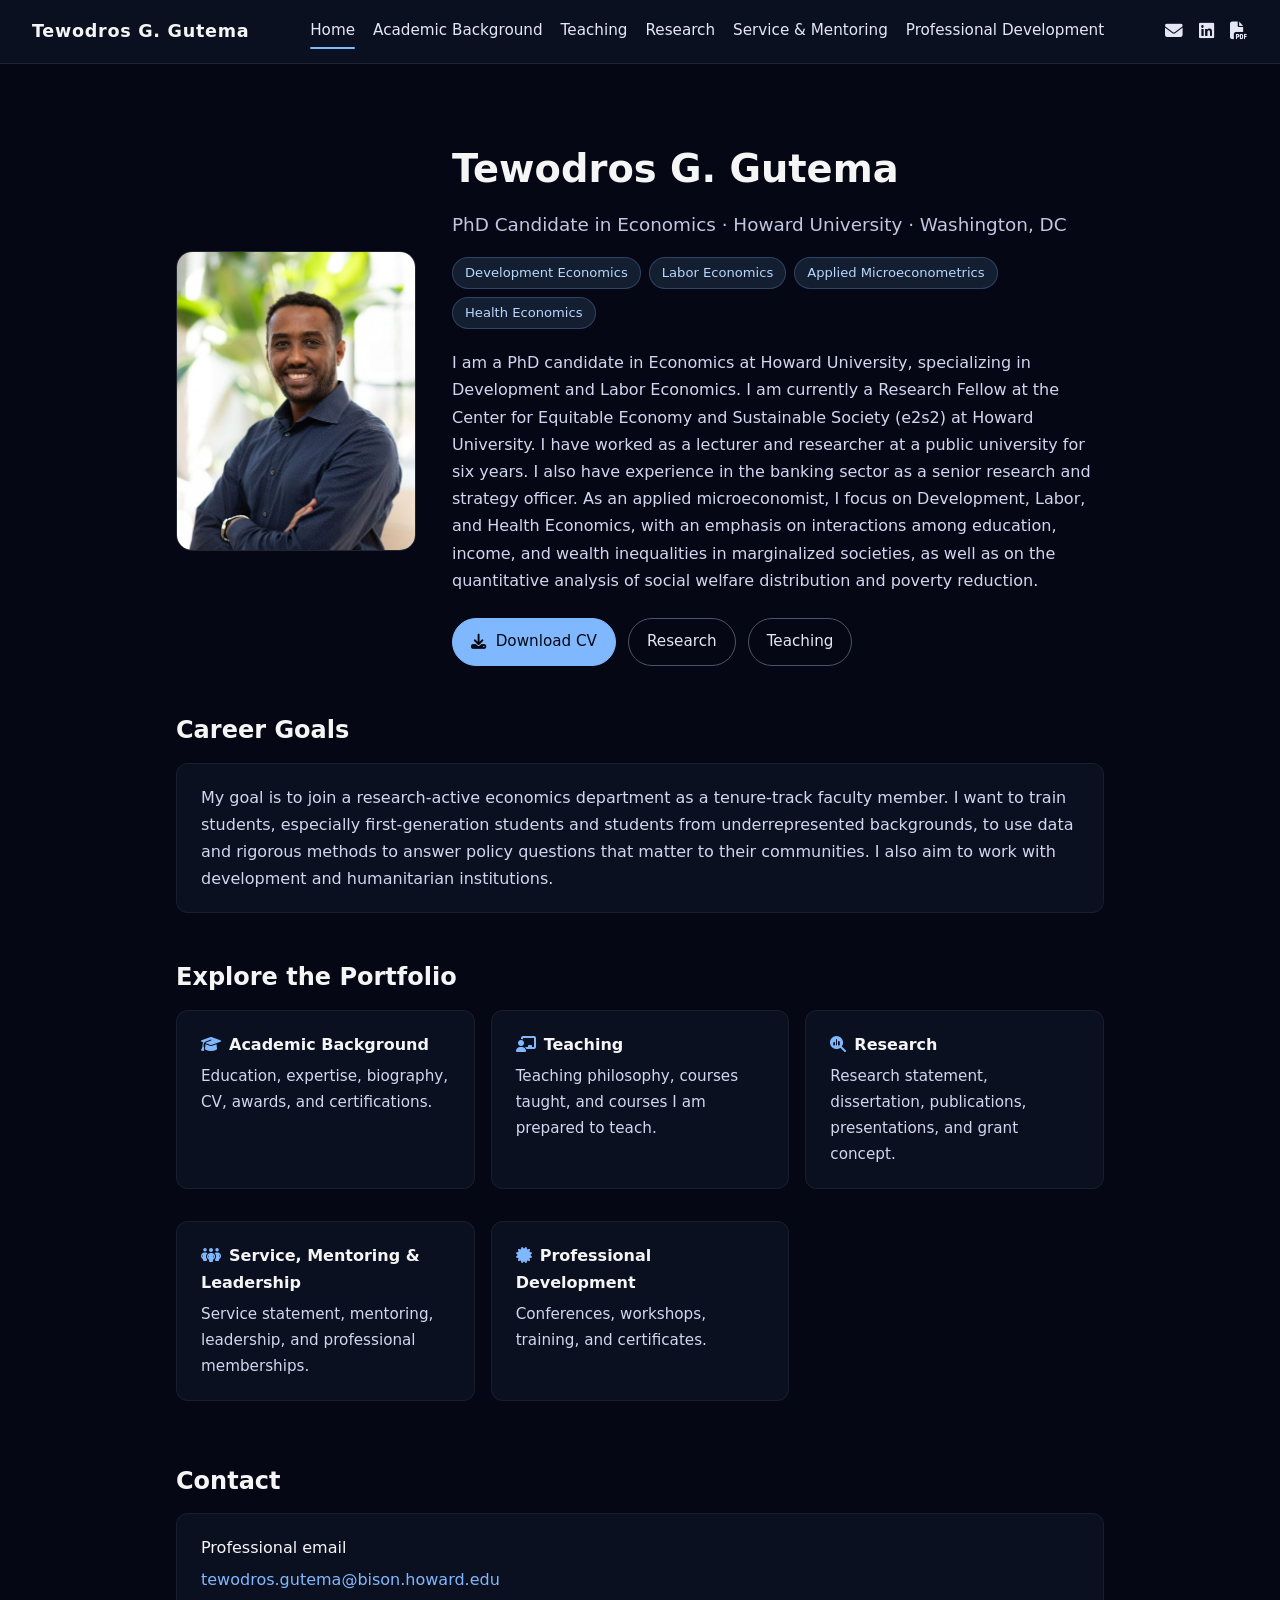
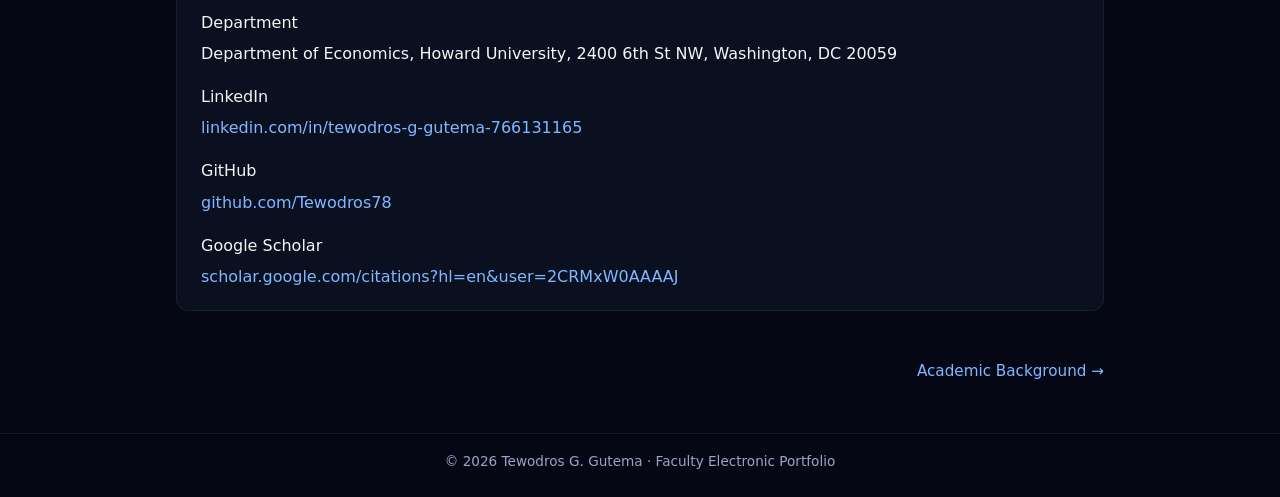
<file: index.html>
<!DOCTYPE html>
<html lang="en">
<head>
    <meta charset="UTF-8">
    <meta name="viewport" content="width=device-width, initial-scale=1.0">
    <title>Tewodros G. Gutema | Home</title>
    <meta name="description" content="Faculty electronic portfolio of Tewodros G. Gutema, PhD Candidate in Economics, Howard University.">
    <link rel="stylesheet" href="style.css">
    <link rel="stylesheet" href="https://cdnjs.cloudflare.com/ajax/libs/font-awesome/6.5.1/css/all.min.css">
</head>
<body>
<div class="page-wrapper">

    <nav class="navbar">
        <div class="nav-brand">Tewodros G. Gutema</div>
        <div class="nav-links">
            <a href="index.html" class="active">Home</a>
            <a href="background.html">Academic Background</a>
            <a href="teaching.html">Teaching</a>
            <a href="research.html">Research</a>
            <a href="service.html">Service & Mentoring</a>
            <a href="development.html">Professional Development</a>
        </div>
        <div class="nav-icons">
            <a href="mailto:tewodros.gutema@bison.howard.edu" title="Email"><i class="fa-solid fa-envelope"></i></a>
            <a href="https://www.linkedin.com/in/tewodros-g-gutema-766131165" target="_blank" title="LinkedIn"><i class="fa-brands fa-linkedin"></i></a>
            <a href="Tewodros_Gutema_CV.pdf" target="_blank" title="Download CV"><i class="fa-solid fa-file-pdf"></i></a>
        </div>
    </nav>

    <main class="main-content">

        <section class="hero">
            <div class="hero-grid">
                <img class="headshot" src="images/headshot.jpg" alt="Professional photograph of Tewodros G. Gutema">
                <div>
                    <h1 class="hero-name">Tewodros G. Gutema</h1>
                    <p class="hero-title">PhD Candidate in Economics &middot; Howard University &middot; Washington, DC</p>
                    <div class="tag-row">
                        <span class="tag">Development Economics</span>
                        <span class="tag">Labor Economics</span>
                        <span class="tag">Applied Microeconometrics</span>
                        <span class="tag">Health Economics</span>
                    </div>
                    <p class="hero-tagline">
                        I am a PhD candidate in Economics at Howard University, specializing in Development and Labor Economics. 
                        I am currently a Research Fellow at the Center for Equitable Economy and Sustainable Society (e2s2) at Howard University. 
                        I have worked as a lecturer and researcher at a public university for six years. I also have experience in the banking 
                        sector as a senior research and strategy officer. As an applied microeconomist, I focus on Development, Labor, and Health Economics,
                        with an emphasis on interactions among education, income, and wealth inequalities in marginalized societies, as well as on 
                        the quantitative analysis of social welfare distribution and poverty reduction.
                    </p>
                    <div class="hero-buttons">
                        <a href="Tewodros_Gutema_CV.pdf" target="_blank" class="btn btn-primary"><i class="fa-solid fa-download"></i>&nbsp; Download CV</a>
                        <a href="research.html" class="btn btn-outline">Research</a>
                        <a href="teaching.html" class="btn btn-outline">Teaching</a>
                    </div>
                </div>
            </div>
        </section>

        <section class="page-section">
        <h2 class="section-title">Career Goals</h2>
        <div class="card statement">
            <p>My goal is to join a research-active economics department as a tenure-track faculty member. I want to train students, 
                especially first-generation students and students from underrepresented backgrounds, to use data and rigorous methods to answer policy questions 
                that matter to their communities. I also aim to work with development and humanitarian institutions.</p>
        </div>
        </section>
        <section class="page-section">
        <h2 class="section-title">Explore the Portfolio</h2>
        <div class="section-grid">
            <a class="card section-card" href="background.html"><div class="card-title"><i class="fa-solid fa-graduation-cap"></i>Academic Background</div><div class="card-body">Education, expertise, biography, CV, awards, and certifications.</div></a>
            <a class="card section-card" href="teaching.html"><div class="card-title"><i class="fa-solid fa-chalkboard-user"></i>Teaching</div><div class="card-body">Teaching philosophy, courses taught, and courses I am prepared to teach.</div></a>
            <a class="card section-card" href="research.html"><div class="card-title"><i class="fa-solid fa-magnifying-glass-chart"></i>Research</div><div class="card-body">Research statement, dissertation, publications, presentations, and grant concept.</div></a>
            <a class="card section-card" href="service.html"><div class="card-title"><i class="fa-solid fa-people-group"></i>Service, Mentoring &amp; Leadership</div><div class="card-body">Service statement, mentoring, leadership, and professional memberships.</div></a>
            <a class="card section-card" href="development.html"><div class="card-title"><i class="fa-solid fa-certificate"></i>Professional Development</div><div class="card-body">Conferences, workshops, training, and certificates.</div></a>
        </div>
        </section>
        <section class="page-section">
        <h2 class="section-title">Contact</h2>
        <div class="card contact-grid">
            <div><div class="contact-label">Professional email</div><a href="mailto:tewodros.gutema@bison.howard.edu">tewodros.gutema@bison.howard.edu</a></div>
            <div><div class="contact-label">Department</div>Department of Economics, Howard University, 2400 6th St NW, Washington, DC 20059</div>
            <div><div class="contact-label">LinkedIn</div><a href="https://www.linkedin.com/in/tewodros-g-gutema-766131165" target="_blank">linkedin.com/in/tewodros-g-gutema-766131165</a></div>
            <div><div class="contact-label">GitHub</div><a href="https://github.com/Tewodros78" target="_blank">github.com/Tewodros78</a></div>
            <div><div class="contact-label">Google Scholar</div><a href="https://scholar.google.com/citations?hl=en&user=2CRMxW0AAAAJ" target="_blank">scholar.google.com/citations?hl=en&user=2CRMxW0AAAAJ</a></div>
        </div>
        </section>
        <div class="page-nav"><span></span><a href="background.html">Academic Background &rarr;</a></div>
    </main>

    <footer>
        &copy; <span id="year"></span> Tewodros G. Gutema &middot; Faculty Electronic Portfolio
    </footer>
</div>
<script>document.getElementById("year").textContent = new Date().getFullYear();</script>
</body>
</html>
</file>
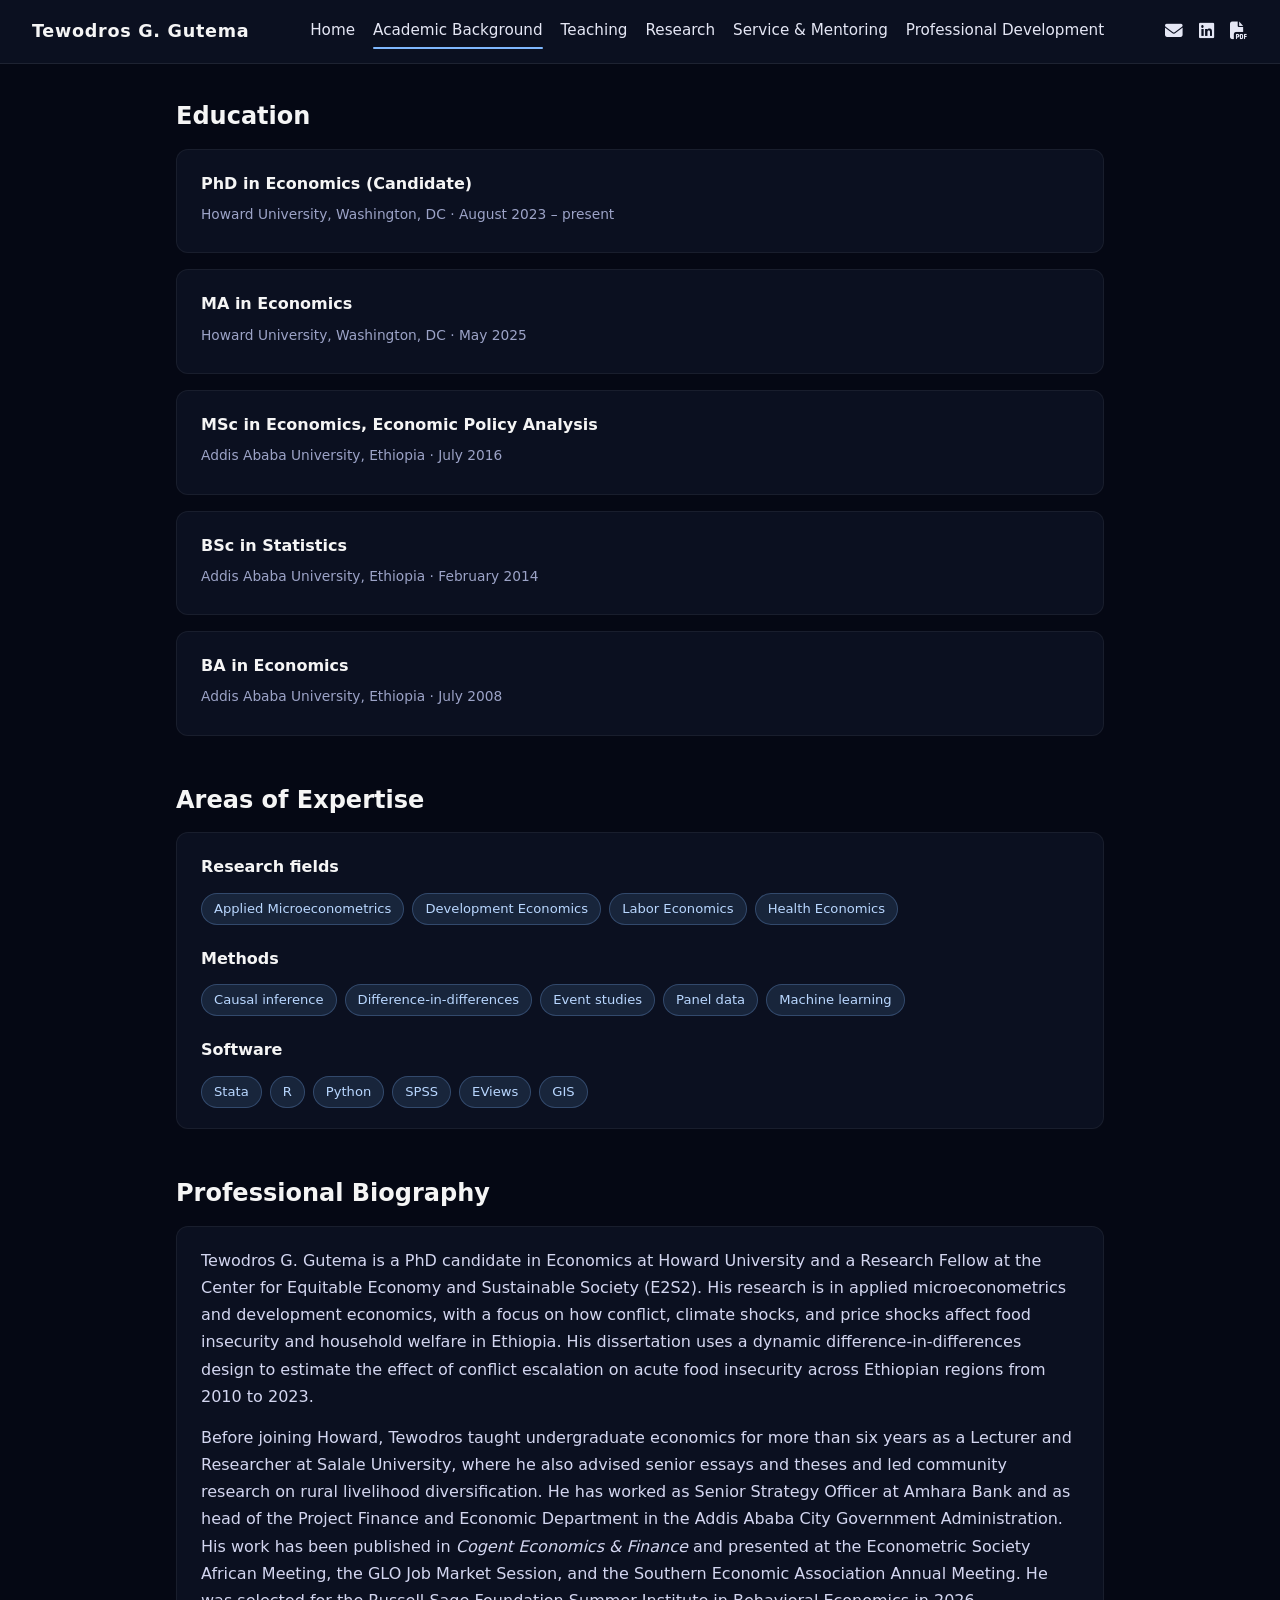
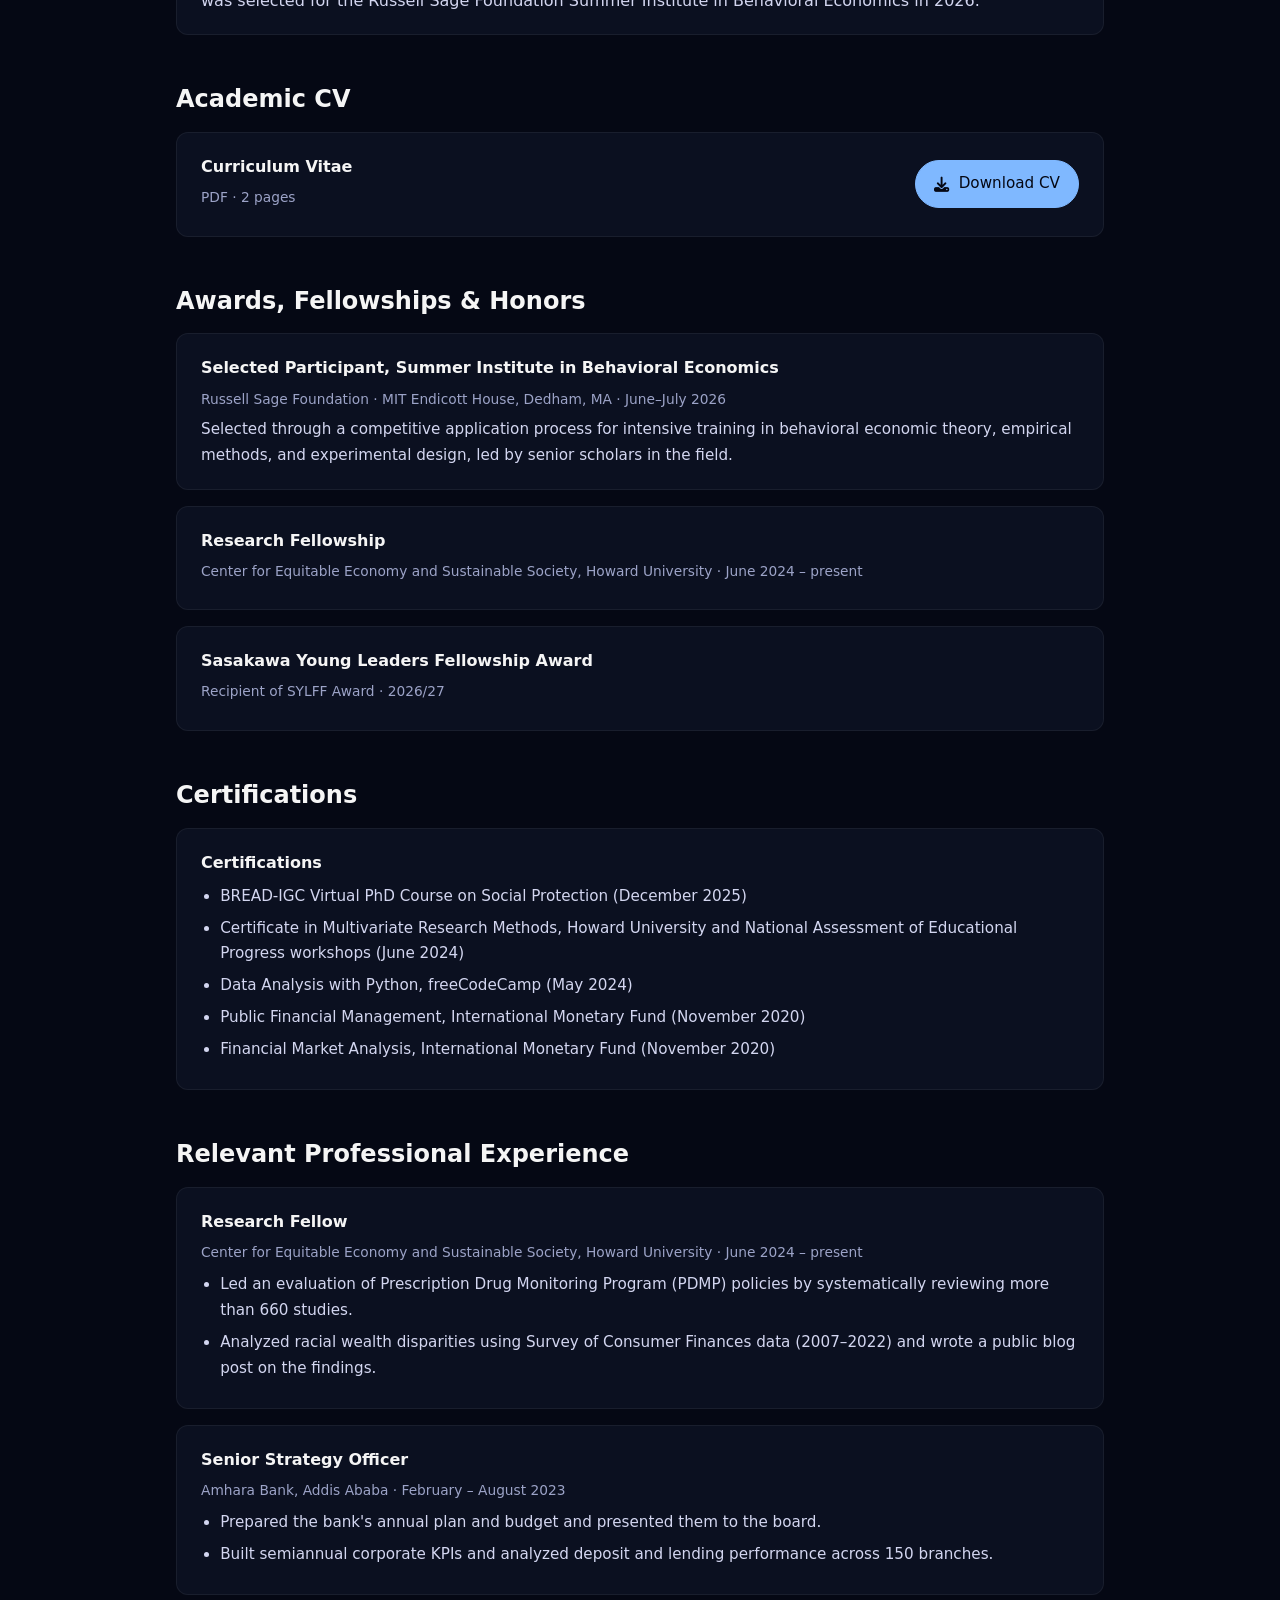
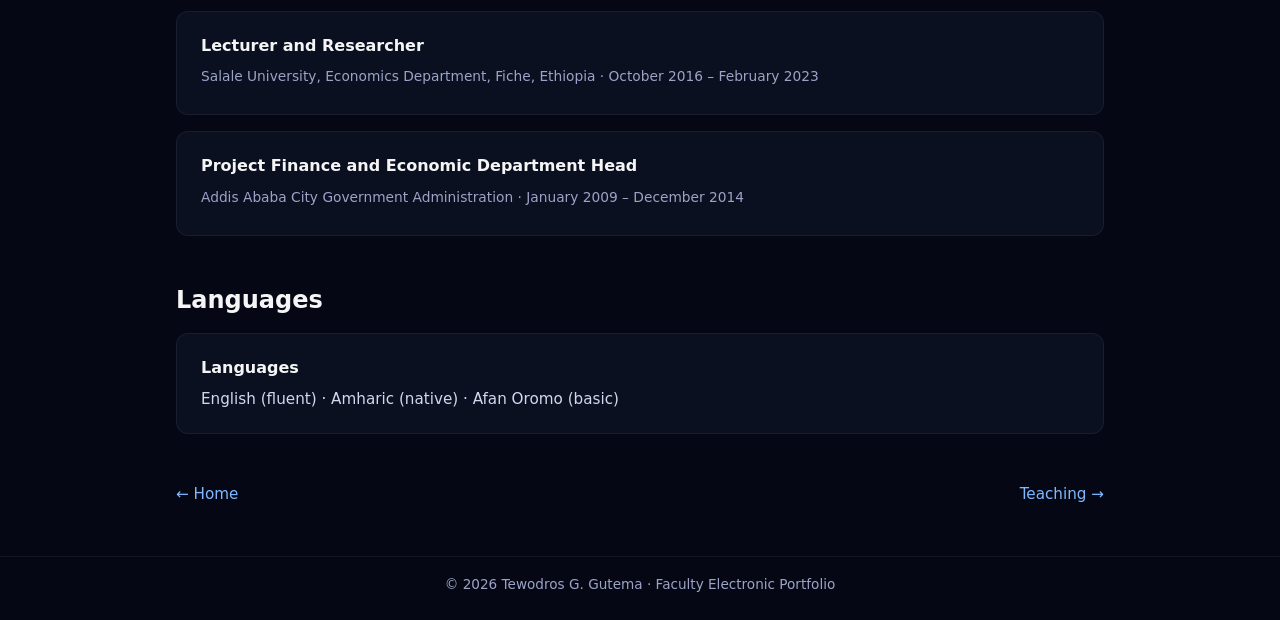
<file: background.html>
<!DOCTYPE html>
<html lang="en">
<head>
    <meta charset="UTF-8">
    <meta name="viewport" content="width=device-width, initial-scale=1.0">
    <title>Tewodros G. Gutema | Academic Background</title>
    <meta name="description" content="Faculty electronic portfolio of Tewodros G. Gutema, PhD Candidate in Economics, Howard University.">
    <link rel="stylesheet" href="style.css">
    <link rel="stylesheet" href="https://cdnjs.cloudflare.com/ajax/libs/font-awesome/6.5.1/css/all.min.css">
</head>
<body>
<div class="page-wrapper">

    <nav class="navbar">
        <div class="nav-brand">Tewodros G. Gutema</div>
        <div class="nav-links">
            <a href="index.html">Home</a>
            <a href="background.html" class="active">Academic Background</a>
            <a href="teaching.html">Teaching</a>
            <a href="research.html">Research</a>
            <a href="service.html">Service & Mentoring</a>
            <a href="development.html">Professional Development</a>
        </div>
        <div class="nav-icons">
            <a href="mailto:tewodros.gutema@bison.howard.edu" title="Email"><i class="fa-solid fa-envelope"></i></a>
            <a href="https://www.linkedin.com/in/tewodros-g-gutema-766131165" target="_blank" title="LinkedIn"><i class="fa-brands fa-linkedin"></i></a>
            <a href="Tewodros_Gutema_CV.pdf" target="_blank" title="Download CV"><i class="fa-solid fa-file-pdf"></i></a>
        </div>
    </nav>

    <main class="main-content">

        <section class="page-section">
        <h2 class="section-title">Education</h2>
        <div class="card">
            <div class="card-title">PhD in Economics (Candidate)</div>
            <div class="card-meta">Howard University, Washington, DC &middot; August 2023 &ndash; present</div>
        </div>
        <div class="card">
            <div class="card-title">MA in Economics</div>
            <div class="card-meta">Howard University, Washington, DC &middot; May 2025</div>
        </div>
        <div class="card">
            <div class="card-title">MSc in Economics, Economic Policy Analysis</div>
            <div class="card-meta">Addis Ababa University, Ethiopia &middot; July 2016</div>
        </div>
        <div class="card">
            <div class="card-title">BSc in Statistics</div>
            <div class="card-meta">Addis Ababa University, Ethiopia &middot; February 2014</div>
        </div>
        <div class="card">
            <div class="card-title">BA in Economics</div>
            <div class="card-meta">Addis Ababa University, Ethiopia &middot; July 2008</div>
        </div>
        </section>
        <section class="page-section">
        <h2 class="section-title">Areas of Expertise</h2>
        <div class="card">
            <div class="card-title">Research fields</div>
            <div class="tag-row"><span class="tag">Applied Microeconometrics</span><span class="tag">Development Economics</span><span class="tag">Labor Economics</span><span class="tag">Health Economics</span></div>
            <div class="card-title">Methods</div>
            <div class="tag-row"><span class="tag">Causal inference</span><span class="tag">Difference-in-differences</span><span class="tag">Event studies</span><span class="tag">Panel data</span><span class="tag">Machine learning</span></div>
            <div class="card-title">Software</div>
            <div class="tag-row" style="margin-bottom:0"><span class="tag">Stata</span><span class="tag">R</span><span class="tag">Python</span><span class="tag">SPSS</span><span class="tag">EViews</span><span class="tag">GIS</span></div>
        </div>
        </section>
        <section class="page-section">
        <h2 class="section-title">Professional Biography</h2>
        <div class="card statement">
            <p>Tewodros G. Gutema is a PhD candidate in Economics at Howard University and a Research Fellow at the Center for Equitable Economy and Sustainable Society (E2S2). His research is in applied microeconometrics and development economics, with a focus on how conflict, climate shocks, and price shocks affect food insecurity and household welfare in Ethiopia. His dissertation uses a dynamic difference-in-differences design to estimate the effect of conflict escalation on acute food insecurity across Ethiopian regions from 2010 to 2023.</p>
            <p>Before joining Howard, Tewodros taught undergraduate economics for more than six years as a Lecturer and Researcher at Salale University, where he also advised senior essays and theses and led community research on rural livelihood diversification. He has worked as Senior Strategy Officer at Amhara Bank and as head of the Project Finance and Economic Department in the Addis Ababa City Government Administration. His work has been published in <em>Cogent Economics &amp; Finance</em> and presented at the Econometric Society African Meeting, the GLO Job Market Session, and the Southern Economic Association Annual Meeting. He was selected for the Russell Sage Foundation Summer Institute in Behavioral Economics in 2026.</p>
        </div>
        </section>
        <section class="page-section">
        <h2 class="section-title">Academic CV</h2>
        <div class="card split" style="align-items:center">
            <div><div class="card-title">Curriculum Vitae</div><div class="card-meta">PDF &middot; 2 pages</div></div>
            <a href="Tewodros_Gutema_CV.pdf" target="_blank" class="btn btn-primary"><i class="fa-solid fa-download"></i>&nbsp; Download CV</a>
        </div>
        </section>
        <section class="page-section">
        <h2 class="section-title">Awards, Fellowships &amp; Honors</h2>
        <div class="card">
            <div class="card-title">Selected Participant, Summer Institute in Behavioral Economics</div>
            <div class="card-meta">Russell Sage Foundation &middot; MIT Endicott House, Dedham, MA &middot; June&ndash;July 2026</div>
            <div class="card-body">Selected through a competitive application process for intensive training in behavioral economic theory, empirical methods, and experimental design, led by senior scholars in the field.</div>
        </div>
        <div class="card">
            <div class="card-title">Research Fellowship</div>
            <div class="card-meta">Center for Equitable Economy and Sustainable Society, Howard University &middot; June 2024 &ndash; present</div>
        </div>
        <div class="card">
            <div class="card-title">Sasakawa Young Leaders Fellowship Award </div>
            <div class="card-meta"> Recipient of SYLFF Award &middot; 2026/27</div>
        </div>
        </section>
        <section class="page-section">
        <h2 class="section-title">Certifications</h2>
        <div class="card">
            <div class="card-title">Certifications</div>
            <div class="card-body"><ul class="bullet-list"><li>BREAD-IGC Virtual PhD Course on Social Protection (December 2025)</li><li>Certificate in Multivariate Research Methods, Howard University and National Assessment of Educational Progress workshops (June 2024)</li><li>Data Analysis with Python, freeCodeCamp (May 2024)</li><li>Public Financial Management, International Monetary Fund (November 2020)</li><li>Financial Market Analysis, International Monetary Fund (November 2020)</li></ul></div>
        </div>
        </section>
        <section class="page-section">
        <h2 class="section-title">Relevant Professional Experience</h2>
        <div class="card">
            <div class="card-title">Research Fellow</div>
            <div class="card-meta">Center for Equitable Economy and Sustainable Society, Howard University &middot; June 2024 &ndash; present</div>
            <div class="card-body"><ul class="bullet-list"><li>Led an evaluation of Prescription Drug Monitoring Program (PDMP) policies by systematically reviewing more than 660 studies.</li><li>Analyzed racial wealth disparities using Survey of Consumer Finances data (2007&ndash;2022) and wrote a public blog post on the findings.</li></ul></div>
        </div>
        <div class="card">
            <div class="card-title">Senior Strategy Officer</div>
            <div class="card-meta">Amhara Bank, Addis Ababa &middot; February &ndash; August 2023</div>
            <div class="card-body"><ul class="bullet-list"><li>Prepared the bank's annual plan and budget and presented them to the board.</li><li>Built semiannual corporate KPIs and analyzed deposit and lending performance across 150 branches.</li></ul></div>
        </div>
        <div class="card">
            <div class="card-title">Lecturer and Researcher</div>
            <div class="card-meta">Salale University, Economics Department, Fiche, Ethiopia &middot; October 2016 &ndash; February 2023</div>
        </div>
        <div class="card">
            <div class="card-title">Project Finance and Economic Department Head</div>
            <div class="card-meta">Addis Ababa City Government Administration &middot; January 2009 &ndash; December 2014</div>
        </div>
        </section>
        <section class="page-section">
        <h2 class="section-title">Languages</h2>
        <div class="card">
            <div class="card-title">Languages</div>
            <div class="card-body">English (fluent) &middot; Amharic (native) &middot; Afan Oromo (basic)</div>
        </div>
        </section>
        <div class="page-nav"><a href="index.html">&larr; Home</a><a href="teaching.html">Teaching &rarr;</a></div>
    </main>

    <footer>
        &copy; <span id="year"></span> Tewodros G. Gutema &middot; Faculty Electronic Portfolio
    </footer>
</div>
<script>document.getElementById("year").textContent = new Date().getFullYear();</script>
</body>
</html>
</file>
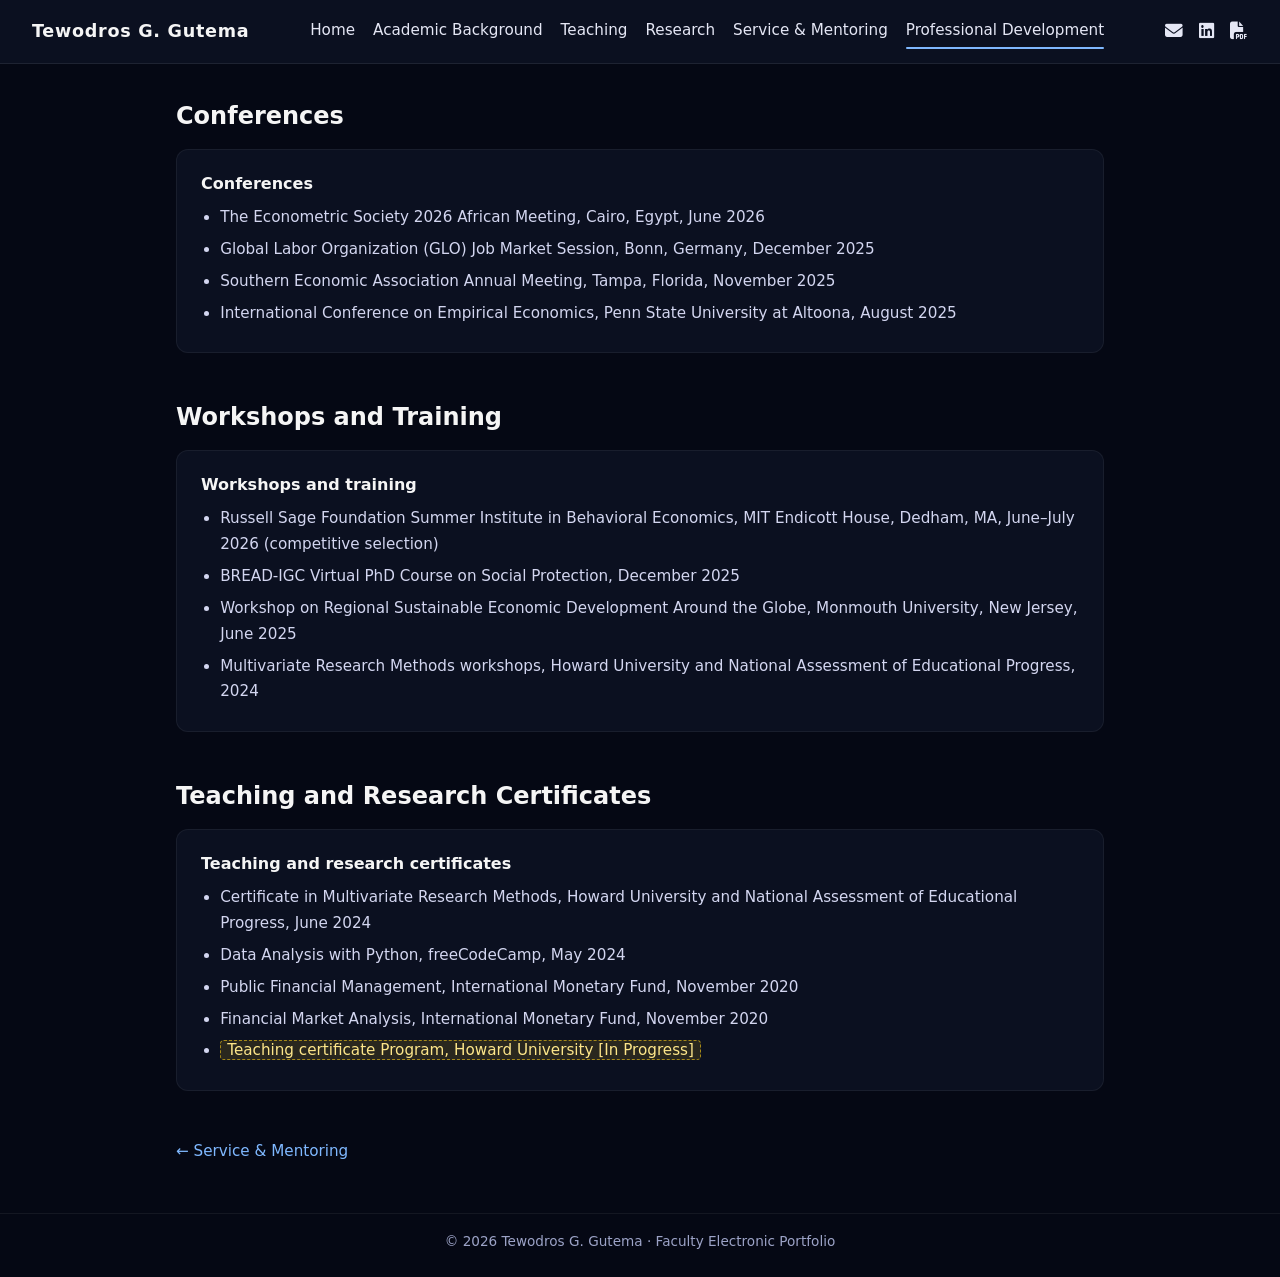
<file: development.html>
<!DOCTYPE html>
<html lang="en">
<head>
    <meta charset="UTF-8">
    <meta name="viewport" content="width=device-width, initial-scale=1.0">
    <title>Tewodros G. Gutema | Professional Development</title>
    <meta name="description" content="Faculty electronic portfolio of Tewodros G. Gutema, PhD Candidate in Economics, Howard University.">
    <link rel="stylesheet" href="style.css">
    <link rel="stylesheet" href="https://cdnjs.cloudflare.com/ajax/libs/font-awesome/6.5.1/css/all.min.css">
</head>
<body>
<div class="page-wrapper">

    <nav class="navbar">
        <div class="nav-brand">Tewodros G. Gutema</div>
        <div class="nav-links">
            <a href="index.html">Home</a>
            <a href="background.html">Academic Background</a>
            <a href="teaching.html">Teaching</a>
            <a href="research.html">Research</a>
            <a href="service.html">Service & Mentoring</a>
            <a href="development.html" class="active">Professional Development</a>
        </div>
        <div class="nav-icons">
            <a href="mailto:tewodros.gutema@bison.howard.edu" title="Email"><i class="fa-solid fa-envelope"></i></a>
            <a href="https://www.linkedin.com/in/tewodros-g-gutema-766131165" target="_blank" title="LinkedIn"><i class="fa-brands fa-linkedin"></i></a>
            <a href="Tewodros_Gutema_CV.pdf" target="_blank" title="Download CV"><i class="fa-solid fa-file-pdf"></i></a>
        </div>
    </nav>

    <main class="main-content">

        <section class="page-section">
        <h2 class="section-title">Conferences</h2>
        <div class="card">
            <div class="card-title">Conferences</div>
            <div class="card-body"><ul class="bullet-list"><li>The Econometric Society 2026 African Meeting, Cairo, Egypt, June 2026</li><li>Global Labor Organization (GLO) Job Market Session, Bonn, Germany, December 2025</li><li>Southern Economic Association Annual Meeting, Tampa, Florida, November 2025</li><li>International Conference on Empirical Economics, Penn State University at Altoona, August 2025</li></ul></div>
        </div>
        </section>
        <section class="page-section">
        <h2 class="section-title">Workshops and Training</h2>
        <div class="card">
            <div class="card-title">Workshops and training</div>
            <div class="card-body"><ul class="bullet-list"><li>Russell Sage Foundation Summer Institute in Behavioral Economics, MIT Endicott House, Dedham, MA, June&ndash;July 2026 (competitive selection)</li>
                <li>BREAD-IGC Virtual PhD Course on Social Protection, December 2025</li><li>Workshop on Regional Sustainable Economic Development Around the Globe, Monmouth University, New Jersey, June 2025</li>
                <li>Multivariate Research Methods workshops, Howard University and National Assessment of Educational Progress, 2024</li></ul></div>
        </div>
        </section>
        <section class="page-section">
        <h2 class="section-title">Teaching and Research Certificates</h2>
        <div class="card">
            <div class="card-title">Teaching and research certificates</div>
            <div class="card-body"><ul class="bullet-list"><li>Certificate in Multivariate Research Methods, Howard University and National Assessment of Educational Progress, June 2024</li><li>Data Analysis with Python, freeCodeCamp, May 2024</li><li>Public Financial Management, International Monetary Fund, November 2020</li><li>Financial Market Analysis, International Monetary Fund, November 2020</li><li><span class="placeholder">Teaching certificate Program, Howard University [In Progress]</span></li></ul></div>
        </div>
        </section>
        <div class="page-nav"><a href="service.html">&larr; Service & Mentoring</a><span></span></div>
    </main>

    <footer>
        &copy; <span id="year"></span> Tewodros G. Gutema &middot; Faculty Electronic Portfolio
    </footer>
</div>
<script>document.getElementById("year").textContent = new Date().getFullYear();</script>
</body>
</html>
</file>
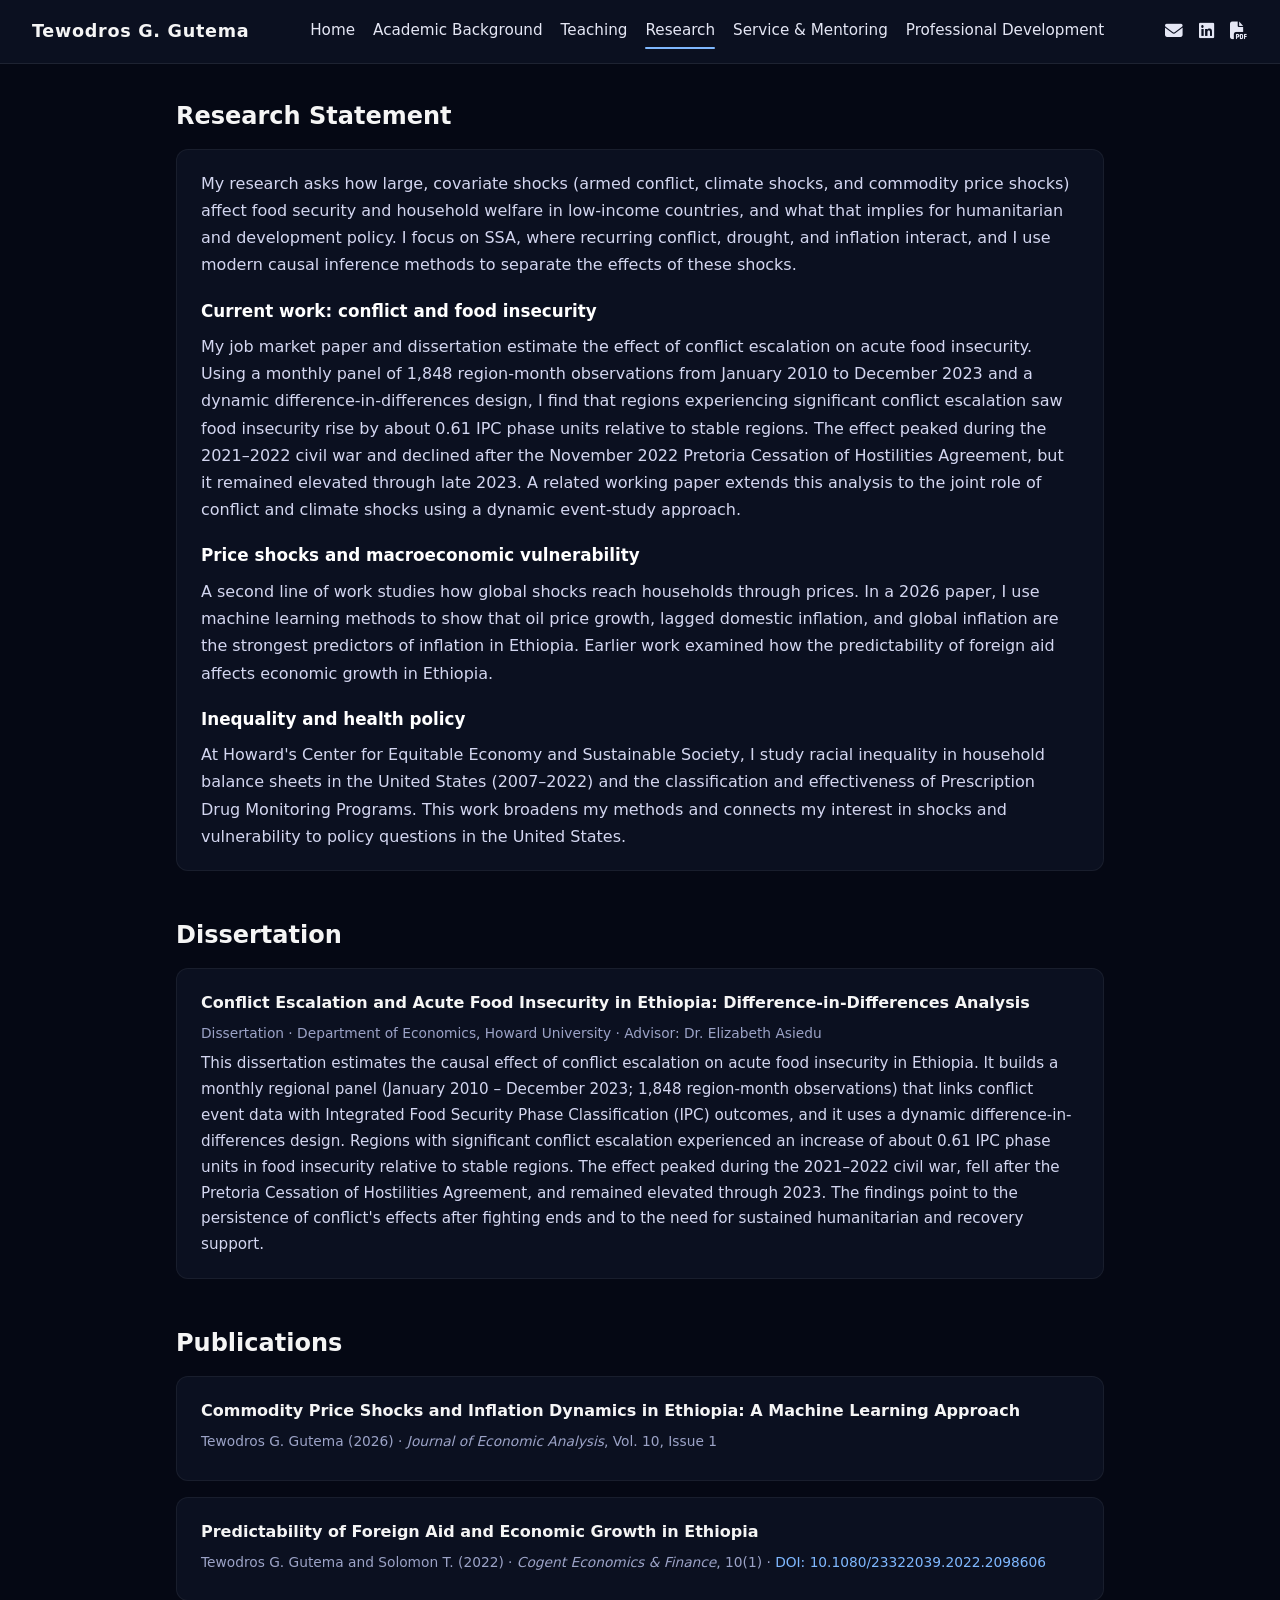
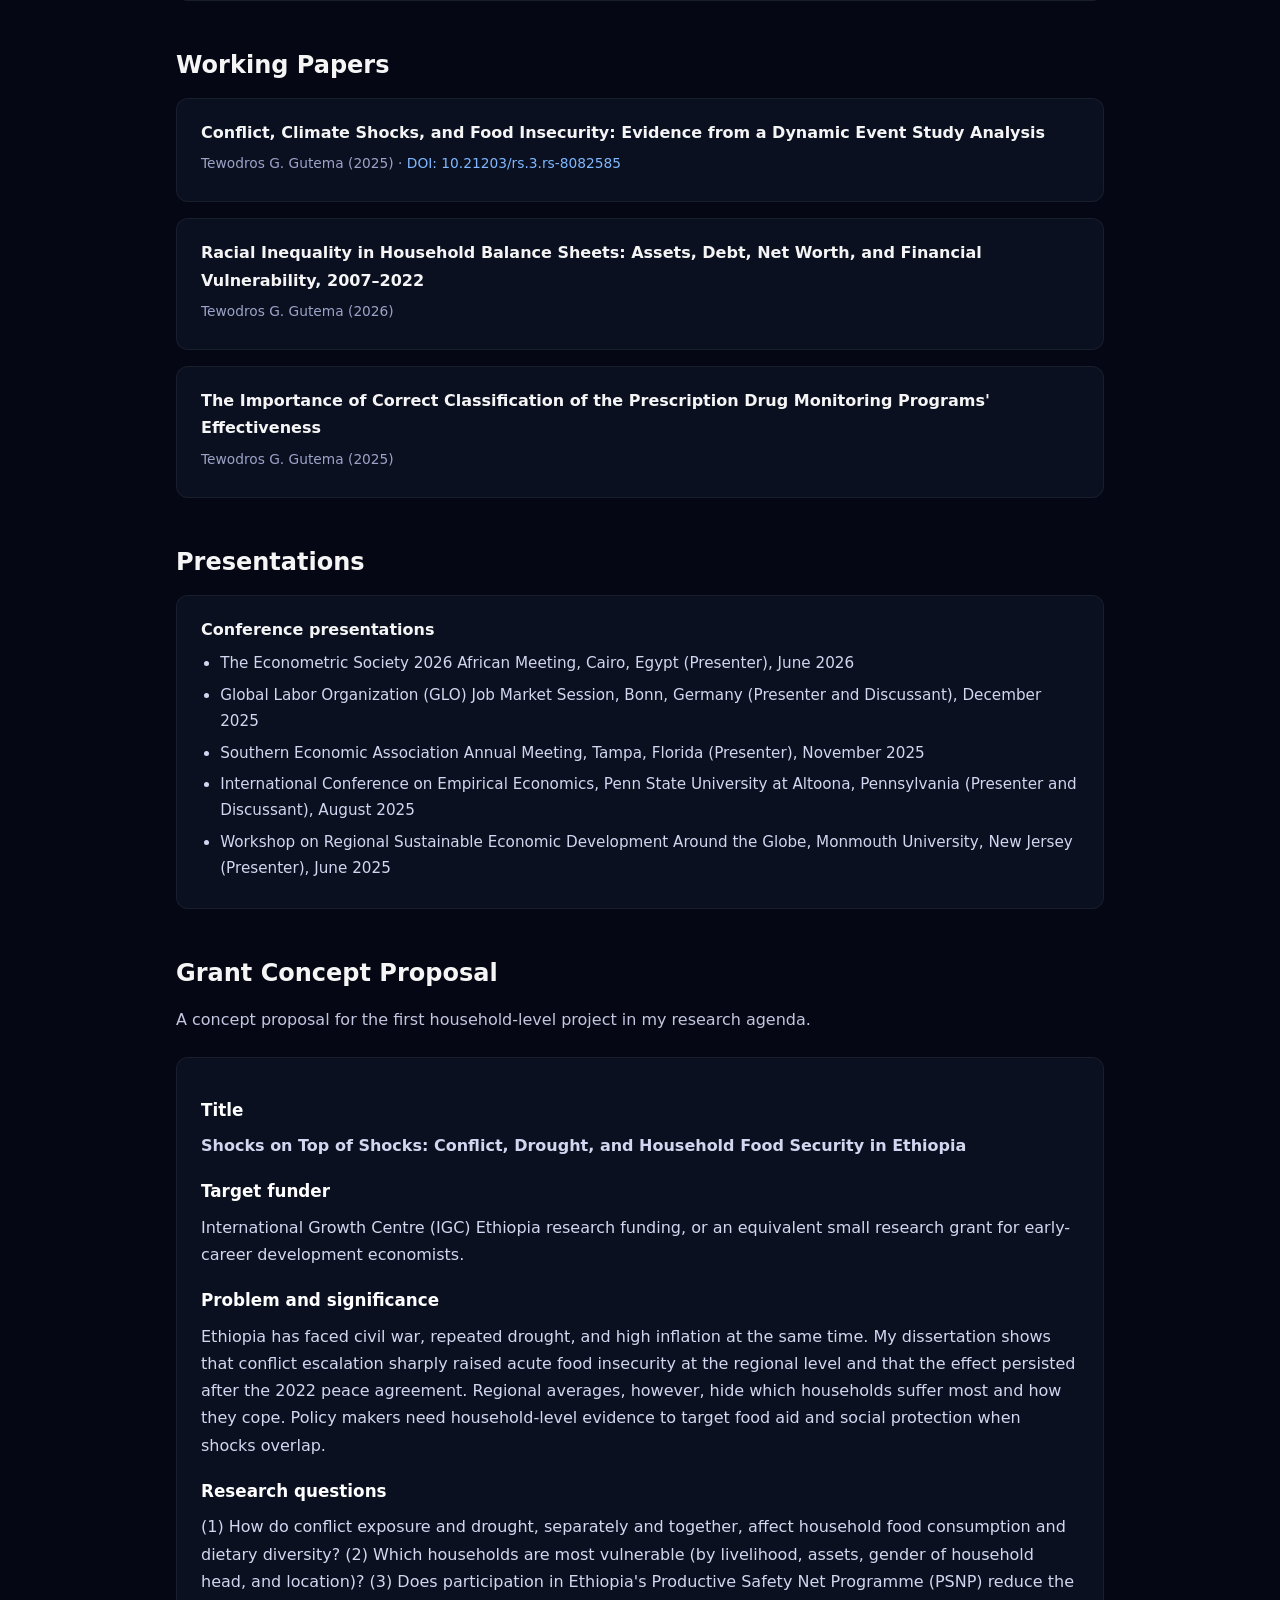
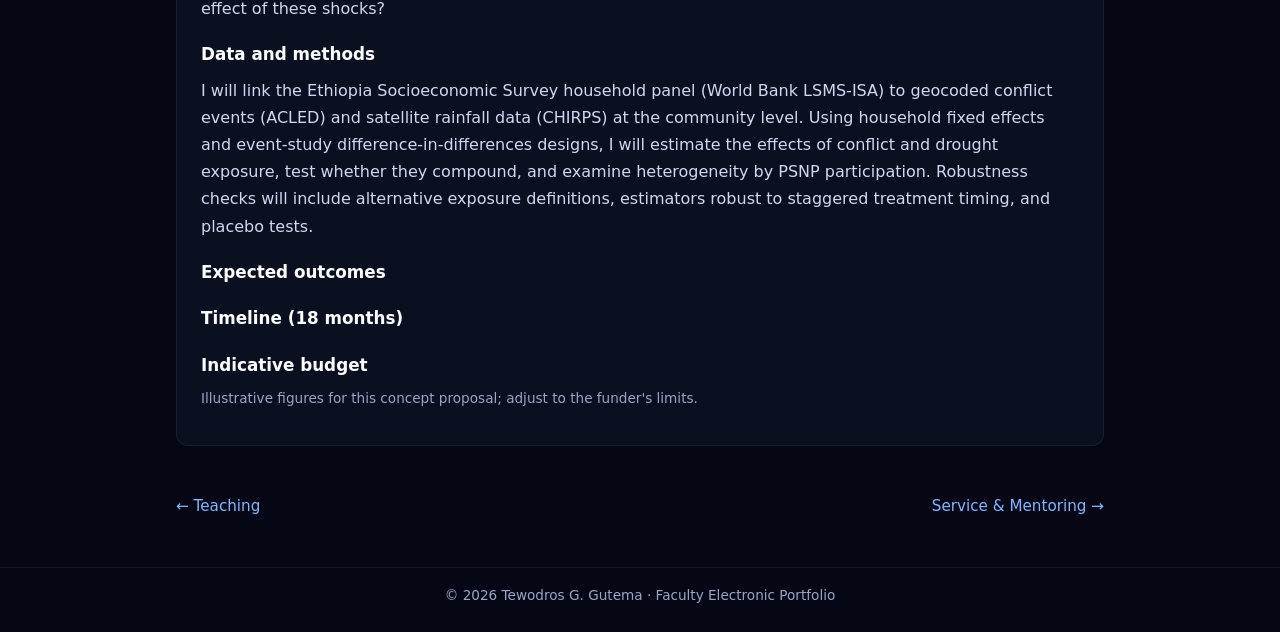
<file: research.html>
<!DOCTYPE html>
<html lang="en">
<head>
    <meta charset="UTF-8">
    <meta name="viewport" content="width=device-width, initial-scale=1.0">
    <title>Tewodros G. Gutema | Research</title>
    <meta name="description" content="Faculty electronic portfolio of Tewodros G. Gutema, PhD Candidate in Economics, Howard University.">
    <link rel="stylesheet" href="style.css">
    <link rel="stylesheet" href="https://cdnjs.cloudflare.com/ajax/libs/font-awesome/6.5.1/css/all.min.css">
</head>
<body>
<div class="page-wrapper">

    <nav class="navbar">
        <div class="nav-brand">Tewodros G. Gutema</div>
        <div class="nav-links">
            <a href="index.html">Home</a>
            <a href="background.html">Academic Background</a>
            <a href="teaching.html">Teaching</a>
            <a href="research.html" class="active">Research</a>
            <a href="service.html">Service & Mentoring</a>
            <a href="development.html">Professional Development</a>
        </div>
        <div class="nav-icons">
            <a href="mailto:tewodros.gutema@bison.howard.edu" title="Email"><i class="fa-solid fa-envelope"></i></a>
            <a href="https://www.linkedin.com/in/tewodros-g-gutema-766131165" target="_blank" title="LinkedIn"><i class="fa-brands fa-linkedin"></i></a>
            <a href="Tewodros_Gutema_CV.pdf" target="_blank" title="Download CV"><i class="fa-solid fa-file-pdf"></i></a>
        </div>
    </nav>

    <main class="main-content">

        <section class="page-section">
        <h2 class="section-title">Research Statement</h2>
        <div class="card statement">
            <p>My research asks how large, covariate shocks (armed conflict, climate shocks, and commodity price shocks) affect food security 
                and household welfare in low-income countries, and what that implies for humanitarian and development policy. I focus on SSA, 
                where recurring conflict, drought, and inflation interact, and I use modern causal inference methods to separate the effects of these shocks.</p>
<h3>Current work: conflict and food insecurity</h3>
            <p>My job market paper and dissertation estimate the effect of conflict escalation on acute food insecurity. Using a monthly panel of 1,848 region-month observations from January 2010 to December 2023 and a dynamic difference-in-differences design, I find that regions experiencing significant conflict escalation saw food insecurity rise by about 0.61 IPC phase units relative to stable regions. The effect peaked during the 2021&ndash;2022 civil war and declined after the November 2022 Pretoria Cessation of Hostilities Agreement, but it remained elevated through late 2023. A related working paper extends this analysis to the joint role of conflict and climate shocks using a dynamic event-study approach.</p>
<h3>Price shocks and macroeconomic vulnerability</h3>
            <p>A second line of work studies how global shocks reach households through prices. In a 2026 paper, I use machine learning methods to show that oil price growth, lagged domestic inflation, and global inflation are the strongest predictors of inflation in Ethiopia. Earlier work examined how the predictability of foreign aid affects economic growth in Ethiopia.</p>
<h3>Inequality and health policy</h3>
            <p>At Howard's Center for Equitable Economy and Sustainable Society, I study racial inequality in household balance sheets in the United States (2007&ndash;2022) and the classification and effectiveness of Prescription Drug Monitoring Programs. This work broadens my methods and connects my interest in shocks and vulnerability to policy questions in the United States.</p>
        </section>
        <section class="page-section">
        <h2 class="section-title">Dissertation</h2>
        <div class="card">
            <div class="card-title">Conflict Escalation and Acute Food Insecurity in Ethiopia: Difference-in-Differences Analysis</div>
            <div class="card-meta">Dissertation &middot; Department of Economics, Howard University &middot; Advisor: Dr. Elizabeth Asiedu</div>
            <div class="card-body">This dissertation estimates the causal effect of conflict escalation on acute food insecurity in Ethiopia. It builds a monthly regional panel (January 2010 &ndash; December 2023; 1,848 region-month observations) that links conflict event data with Integrated Food Security Phase Classification (IPC) outcomes, and it uses a dynamic difference-in-differences design. Regions with significant conflict escalation experienced an increase of about 0.61 IPC phase units in food insecurity relative to stable regions. The effect peaked during the 2021&ndash;2022 civil war, fell after the Pretoria Cessation of Hostilities Agreement, and remained elevated through 2023. The findings point to the persistence of conflict's effects after fighting ends and to the need for sustained humanitarian and recovery support.</div>
        </div>
        </section>
        <section class="page-section">
        <h2 class="section-title">Publications</h2>
        <div class="card">
            <div class="card-title">Commodity Price Shocks and Inflation Dynamics in Ethiopia: A Machine Learning Approach</div>
            <div class="card-meta">Tewodros G. Gutema (2026) &middot; <em>Journal of Economic Analysis</em>, Vol. 10, Issue 1</div>
        </div>
        <div class="card">
            <div class="card-title">Predictability of Foreign Aid and Economic Growth in Ethiopia</div>
            <div class="card-meta">Tewodros G. Gutema and Solomon T. (2022) &middot; <em>Cogent Economics &amp; Finance</em>, 10(1) &middot; <a href="https://doi.org/10.1080/23322039.2022.2098606" target="_blank">DOI: 10.1080/23322039.2022.2098606</a></div>
        </div>
        </section>
        <section class="page-section">
        <h2 class="section-title">Working Papers</h2>
        <div class="card">
            <div class="card-title">Conflict, Climate Shocks, and Food Insecurity: Evidence from a Dynamic Event Study Analysis</div>
            <div class="card-meta">Tewodros G. Gutema (2025) &middot; <a href="https://doi.org/10.21203/rs.3.rs-8082585" target="_blank">DOI: 10.21203/rs.3.rs-8082585</a></div>
        </div>
        <div class="card">
            <div class="card-title">Racial Inequality in Household Balance Sheets: Assets, Debt, Net Worth, and Financial Vulnerability, 2007&ndash;2022</div>
            <div class="card-meta">Tewodros G. Gutema (2026)</div>
        </div>
        <div class="card">
            <div class="card-title">The Importance of Correct Classification of the Prescription Drug Monitoring Programs' Effectiveness</div>
            <div class="card-meta">Tewodros G. Gutema (2025)</div>
        </div>
        </section>
        <section class="page-section">
        <h2 class="section-title">Presentations</h2>
        <div class="card">
            <div class="card-title">Conference presentations</div>
            <div class="card-body"><ul class="bullet-list"><li>The Econometric Society 2026 African Meeting, Cairo, Egypt (Presenter), June 2026</li><li>Global Labor Organization (GLO) Job Market Session, Bonn, Germany (Presenter and Discussant), December 2025</li><li>Southern Economic Association Annual Meeting, Tampa, Florida (Presenter), November 2025</li><li>International Conference on Empirical Economics, Penn State University at Altoona, Pennsylvania (Presenter and Discussant), August 2025</li><li>Workshop on Regional Sustainable Economic Development Around the Globe, Monmouth University, New Jersey (Presenter), June 2025</li></ul></div>
        </div>
        </section>
        <section class="page-section">
        <h2 class="section-title">Grant Concept Proposal</h2>
        <p class="section-subtitle">A concept proposal for the first household-level project in my research agenda.</p>
        <div class="card statement">
<h3>Title</h3>
            <p><strong>Shocks on Top of Shocks: Conflict, Drought, and Household Food Security in Ethiopia</strong></p>
<h3>Target funder</h3>
            <p>International Growth Centre (IGC) Ethiopia research funding, or an equivalent small research grant for early-career development economists.</p>
<h3>Problem and significance</h3>
            <p>Ethiopia has faced civil war, repeated drought, and high inflation at the same time. My dissertation shows that conflict escalation sharply raised acute food insecurity at the regional level and that the effect persisted after the 2022 peace agreement. Regional averages, however, hide which households suffer most and how they cope. Policy makers need household-level evidence to target food aid and social protection when shocks overlap.</p>
<h3>Research questions</h3>
            <p>(1) How do conflict exposure and drought, separately and together, affect household food consumption and dietary diversity? (2) Which households are most vulnerable (by livelihood, assets, gender of household head, and location)? (3) Does participation in Ethiopia's Productive Safety Net Programme (PSNP) reduce the effect of these shocks?</p>
<h3>Data and methods</h3>
            <p>I will link the Ethiopia Socioeconomic Survey household panel (World Bank LSMS-ISA) to geocoded conflict events (ACLED) and satellite rainfall data (CHIRPS) at the community level. Using household fixed effects and event-study difference-in-differences designs, I will estimate the effects of conflict and drought exposure, test whether they compound, and examine heterogeneity by PSNP participation. Robustness checks will include alternative exposure definitions, estimators robust to staggered treatment timing, and placebo tests.</p>
<h3>Expected outcomes</h3>
            <!--
            <p>One journal article, a short policy brief for humanitarian and government partners, and a cleaned, documented linked dataset for replication.</p>
            -->
<h3>Timeline (18 months)</h3>
             <!--
            <p>Months 1&ndash;4: data linkage and cleaning. Months 5&ndash;10: estimation and robustness. Months 11&ndash;14: paper drafting and conference presentation. Months 15&ndash;18: policy brief, dissemination in Addis Ababa, and journal submission.</p>
             -->
<h3>Indicative budget</h3>
            <!--
            <p><table class="simple">
                <tr><th>Item</th><th>Amount (USD)</th></tr>
                <tr><td>Research assistance (data linkage and cleaning)</td><td>5,000</td></tr>
                <tr><td>Dissemination workshop and stakeholder meetings in Addis Ababa</td><td>2,000</td></tr>
                <tr><td>Conference travel (one international meeting)</td><td>1,500</td></tr>
                <tr><td>Software, computing, and data access</td><td>1,000</td></tr>
                <tr><td>Publication and open-access fees</td><td>500</td></tr>
                <tr><th>Total</th><th>10,000</th></tr>
            </table>
            -->
            <p style="margin-top:8px;font-size:0.85rem;color:#9ca3c7">Illustrative figures for this concept proposal; adjust to the funder's limits.</p></p>
        </div>
        </section>
        <div class="page-nav"><a href="teaching.html">&larr; Teaching</a><a href="service.html">Service & Mentoring &rarr;</a></div>
    </main>

    <footer>
        &copy; <span id="year"></span> Tewodros G. Gutema &middot; Faculty Electronic Portfolio
    </footer>
</div>
<script>document.getElementById("year").textContent = new Date().getFullYear();</script>
</body>
</html>
</file>
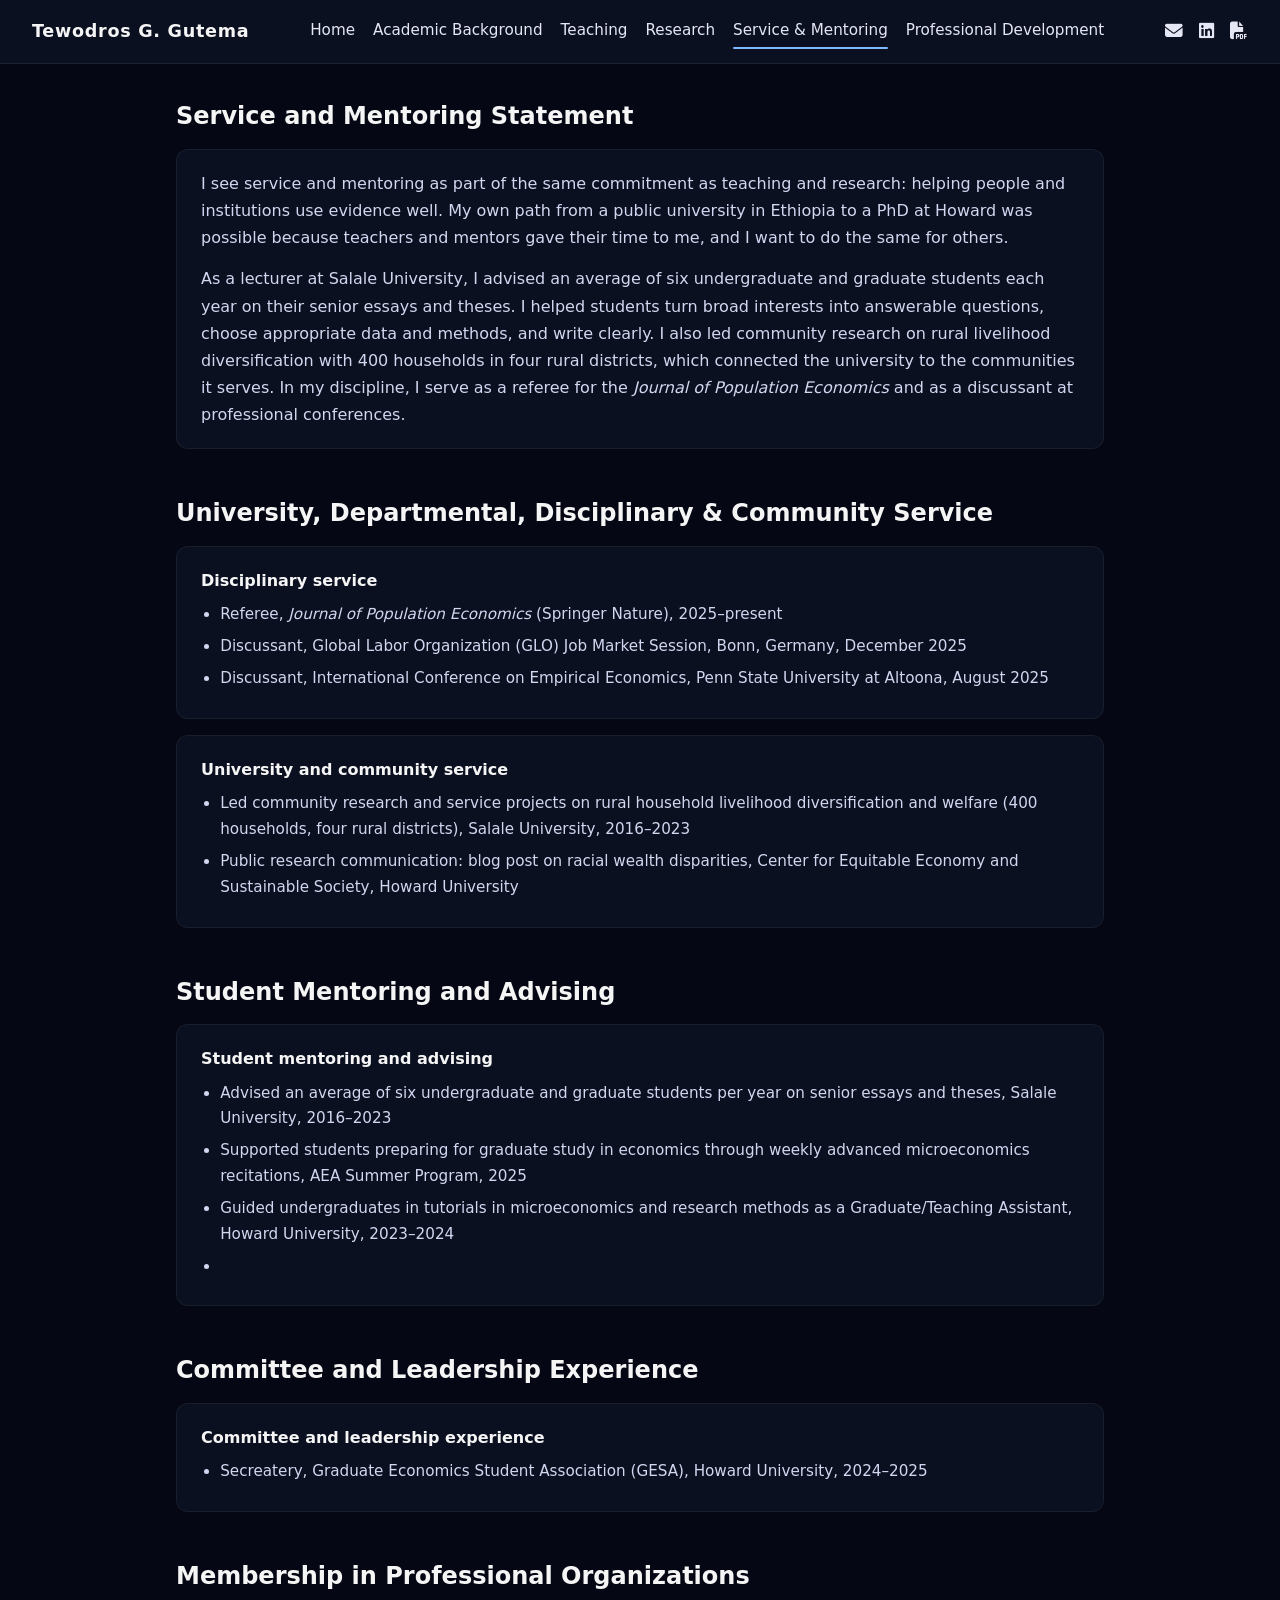
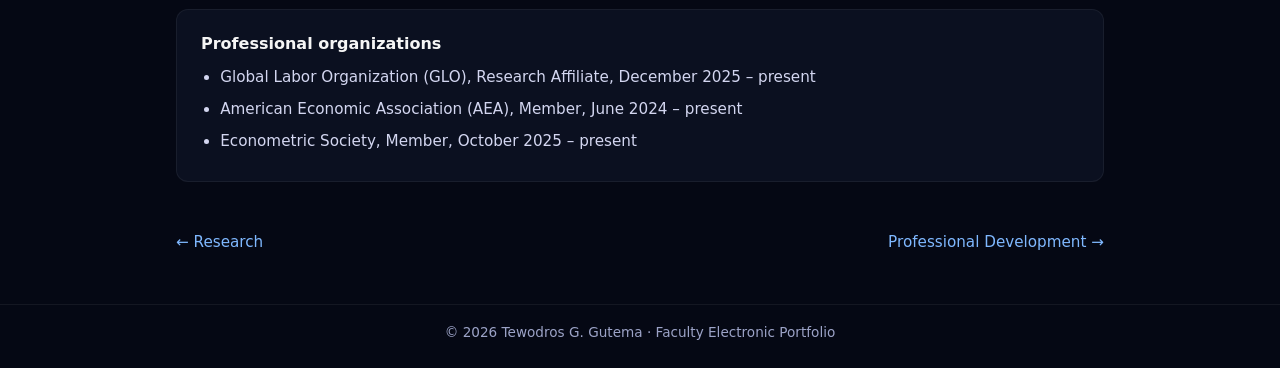
<file: service.html>
<!DOCTYPE html>
<html lang="en">
<head>
    <meta charset="UTF-8">
    <meta name="viewport" content="width=device-width, initial-scale=1.0">
    <title>Tewodros G. Gutema | Service & Mentoring</title>
    <meta name="description" content="Faculty electronic portfolio of Tewodros G. Gutema, PhD Candidate in Economics, Howard University.">
    <link rel="stylesheet" href="style.css">
    <link rel="stylesheet" href="https://cdnjs.cloudflare.com/ajax/libs/font-awesome/6.5.1/css/all.min.css">
</head>
<body>
<div class="page-wrapper">

    <nav class="navbar">
        <div class="nav-brand">Tewodros G. Gutema</div>
        <div class="nav-links">
            <a href="index.html">Home</a>
            <a href="background.html">Academic Background</a>
            <a href="teaching.html">Teaching</a>
            <a href="research.html">Research</a>
            <a href="service.html" class="active">Service & Mentoring</a>
            <a href="development.html">Professional Development</a>
        </div>
        <div class="nav-icons">
            <a href="mailto:tewodros.gutema@bison.howard.edu" title="Email"><i class="fa-solid fa-envelope"></i></a>
            <a href="https://www.linkedin.com/in/tewodros-g-gutema-766131165" target="_blank" title="LinkedIn"><i class="fa-brands fa-linkedin"></i></a>
            <a href="Tewodros_Gutema_CV.pdf" target="_blank" title="Download CV"><i class="fa-solid fa-file-pdf"></i></a>
        </div>
    </nav>

    <main class="main-content">

        <section class="page-section">
        <h2 class="section-title">Service and Mentoring Statement</h2>
        <div class="card statement">
            <p>I see service and mentoring as part of the same commitment as teaching and research: helping people and institutions use evidence well. 
                My own path from a public university in Ethiopia to a PhD at Howard was possible because teachers and mentors gave their time to me, and 
                I want to do the same for others.</p>
            <p>As a lecturer at Salale University, I advised an average of six undergraduate and graduate students each year on their senior essays and theses. I helped students turn broad interests into answerable questions, choose appropriate data and methods, and write clearly. I also led community research on rural livelihood diversification with 400 households in four rural districts, which connected the university to the communities it serves. 
                In my discipline, I serve as a referee for the <em>Journal of Population Economics</em> and as a discussant at professional conferences.</p>
        </div>
        </section>
        <section class="page-section">
        <h2 class="section-title">University, Departmental, Disciplinary &amp; Community Service</h2>
        <div class="card">
            <div class="card-title">Disciplinary service</div>
            <div class="card-body"><ul class="bullet-list"><li>Referee, <em>Journal of Population Economics</em> (Springer Nature), 2025&ndash;present</li><li>Discussant, Global Labor Organization (GLO) Job Market Session, Bonn, Germany, December 2025</li><li>Discussant, International Conference on Empirical Economics, Penn State University at Altoona, August 2025</li></ul></div>
        </div>
        <div class="card">
            <div class="card-title">University and community service</div>
            <div class="card-body"><ul class="bullet-list"><li>Led community research and service projects on rural household livelihood diversification and welfare (400 households, four rural districts), Salale University, 2016&ndash;2023</li><li>Public research communication: blog post on racial wealth disparities, Center for Equitable Economy and Sustainable Society, Howard University</li></ul></div>
        </div>
        </section>
        <section class="page-section">
        <h2 class="section-title">Student Mentoring and Advising</h2>
        <div class="card">
            <div class="card-title">Student mentoring and advising</div>
            <div class="card-body"><ul class="bullet-list"><li>Advised an average of six undergraduate and graduate students per year on senior essays and theses, Salale University, 2016&ndash;2023</li><li>Supported students preparing for graduate study in economics through weekly advanced microeconomics recitations, AEA Summer Program, 2025</li><li>Guided undergraduates in tutorials in microeconomics and research methods as a Graduate/Teaching Assistant, Howard University, 2023&ndash;2024<li></ul></div>
        </div>
        </section>
        <section class="page-section">
        <h2 class="section-title">Committee and Leadership Experience</h2>
        <div class="card">
            <div class="card-title">Committee and leadership experience</div>
            <div class="card-body"><ul class="bullet-list"><li>Secreatery, Graduate Economics Student Association (GESA), Howard University, 2024&ndash;2025</li></ul></div>
        </div>
        </section>
        <section class="page-section">
        <h2 class="section-title">Membership in Professional Organizations</h2>
        <div class="card">
            <div class="card-title">Professional organizations</div>
            <div class="card-body"><ul class="bullet-list"><li>Global Labor Organization (GLO), Research Affiliate, December 2025 &ndash; present</li><li>American Economic Association (AEA), Member, June 2024 &ndash; present</li><li>Econometric Society, Member, October 2025 &ndash; present</li></ul></div>
        </div>
        </section>
        <div class="page-nav"><a href="research.html">&larr; Research</a><a href="development.html">Professional Development &rarr;</a></div>
    </main>

    <footer>
        &copy; <span id="year"></span> Tewodros G. Gutema &middot; Faculty Electronic Portfolio
    </footer>
</div>
<script>document.getElementById("year").textContent = new Date().getFullYear();</script>
</body>
</html>
</file>
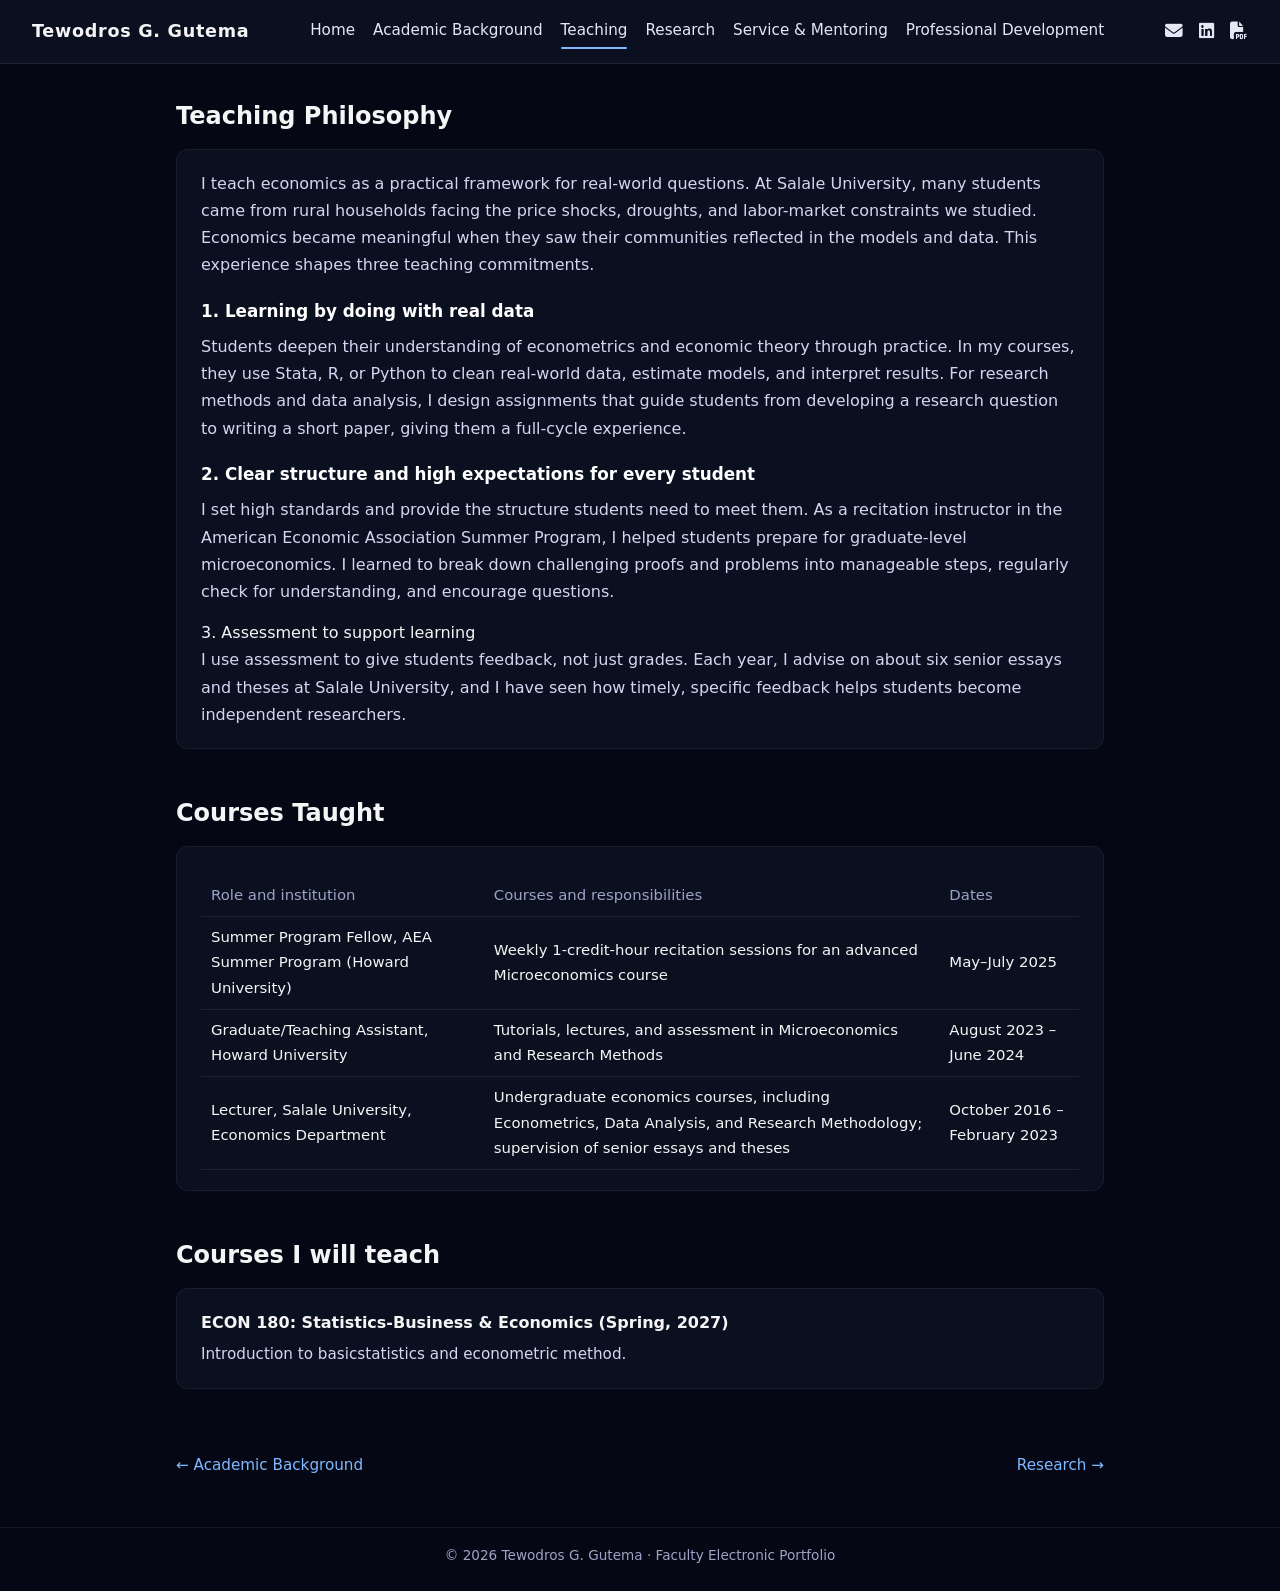
<file: teaching.html>
<!DOCTYPE html>
<html lang="en">
<head>
    <meta charset="UTF-8">
    <meta name="viewport" content="width=device-width, initial-scale=1.0">
    <title>Tewodros G. Gutema | Teaching</title>
    <meta name="description" content=" Faculty electronic portfolio of Tewodros G. Gutema, PhD Candidate in Economics, Howard University.">
    <link rel="stylesheet" href="style.css">
    <link rel="stylesheet" href="https://cdnjs.cloudflare.com/ajax/libs/font-awesome/6.5.1/css/all.min.css">
</head>
<body>
<div class="page-wrapper">

    <nav class="navbar">
        <div class="nav-brand">Tewodros G. Gutema</div>
        <div class="nav-links">
            <a href="index.html">Home</a>
            <a href="background.html">Academic Background</a>
            <a href="teaching.html" class="active">Teaching</a>
            <a href="research.html">Research</a>
            <a href="service.html">Service & Mentoring</a>
            <a href="development.html">Professional Development</a>
        </div>
        <div class="nav-icons">
            <a href="mailto:tewodros.gutema@bison.howard.edu" title="Email"><i class="fa-solid fa-envelope"></i></a>
            <a href="https://www.linkedin.com/in/tewodros-g-gutema-766131165" target="_blank" title="LinkedIn"><i class="fa-brands fa-linkedin"></i></a>
            <a href="Tewodros_Gutema_CV.pdf" target="_blank" title="Download CV"><i class="fa-solid fa-file-pdf"></i></a>
        </div>
    </nav>

    <main class="main-content">

        <section class="page-section">
        <h2 class="section-title">Teaching Philosophy</h2>
        <div class="card statement">
            <p>I teach economics as a practical framework for real-world questions. At Salale University, many students came from 
                rural households facing the price shocks, droughts, and labor-market constraints we studied. 
                Economics became meaningful when they saw their communities reflected in the models and data. This experience shapes three teaching commitments.</p>
<h3>1. Learning by doing with real data</h3>
            <p>Students deepen their understanding of econometrics and economic theory through practice. In my courses, they use Stata, R, or Python to clean real-world data, 
                estimate models, and interpret results. For research methods and data analysis, I design assignments that guide students from developing a research question to 
                writing a short paper, giving them a full-cycle experience.</p>
<h3>2. Clear structure and high expectations for every student</h3>
            <p>I set high standards and provide the structure students need to meet them. As a recitation instructor in the American Economic Association Summer Program, 
                I helped students prepare for graduate-level microeconomics. I learned to break down challenging proofs and problems into manageable steps, regularly 
                check for understanding, and encourage questions.</p> 
</h3>3. Assessment to support learning</h3> 
            <p>I use assessment to give students feedback, not just grades. Each year, I advise on about six senior essays and theses at Salale University, 
                and I have seen how timely, specific feedback helps students become independent researchers.</p>
        </div>
        </section>
        <section class="page-section">
        <h2 class="section-title">Courses Taught</h2>
        <div class="card">
            <table class="simple">
                <tr><th>Role and institution</th><th>Courses and responsibilities</th><th>Dates</th></tr>
                <tr><td>Summer Program Fellow, AEA Summer Program (Howard University)</td><td>Weekly 1-credit-hour recitation sessions for an advanced Microeconomics course</td><td>May&ndash;July 2025</td></tr>
                <tr><td>Graduate/Teaching Assistant, Howard University</td><td>Tutorials, lectures, and assessment in Microeconomics and Research Methods</td><td>August 2023 &ndash; June 2024</td></tr>
                <tr><td>Lecturer, Salale University, Economics Department</td><td>Undergraduate economics courses, including Econometrics, Data Analysis, and Research Methodology; supervision of senior essays and theses</td><td>October 2016 &ndash; February 2023</td></tr>
            </table>
        </div>
        </section>
        <section class="page-section">
        <h2 class="section-title">Courses I will teach</h2>
        <div class="section-grid">
            <div class="card"><div class="card-title">ECON 180: Statistics-Business & Economics (Spring, 2027)</div><div class="card-body">Introduction to basicstatistics and econometric method.</div></div>
        </div>
        </section>
        <div class="page-nav"><a href="background.html">&larr; Academic Background</a><a href="research.html">Research &rarr;</a></div>
    </main>

    <footer>
        &copy; <span id="year"></span> Tewodros G. Gutema &middot; Faculty Electronic Portfolio
    </footer>
</div>
<script>document.getElementById("year").textContent = new Date().getFullYear();</script>
</body>
</html>
</file>
<file: style.css>
/* ====== Global ====== */
* {
    box-sizing: border-box;
    margin: 0;
    padding: 0;
}

body {
    font-family: system-ui, -apple-system, BlinkMacSystemFont, "Segoe UI", sans-serif;
    background: #050814;
    color: #f5f5f5;
    line-height: 1.7;
}

a {
    color: #7fb8ff;
    text-decoration: none;
}

a:hover {
    text-decoration: underline;
}

/* ====== Layout ====== */

.page-wrapper {
    min-height: 100vh;
    display: flex;
    flex-direction: column;
}

.main-content {
    width: 100%;
    max-width: 960px;
    margin: 0 auto;
    padding: 96px 16px 48px;
}

/* ====== Nav Bar ====== */

.navbar {
    position: fixed;
    top: 0;
    left: 0;
    right: 0;
    height: 64px;
    background: #0b1020;
    border-bottom: 1px solid rgba(255,255,255,0.08);
    display: flex;
    align-items: center;
    justify-content: space-between;
    padding: 0 32px;
    z-index: 100;
}

.nav-brand {
    font-weight: 600;
    letter-spacing: 0.04em;
    font-size: 1.1rem;
}

.nav-links {
    display: flex;
    gap: 24px;
    align-items: center;
    font-size: 0.95rem;
}

.nav-links a {
    text-decoration: none;
    color: #e5e7f5;
    position: relative;
    padding-bottom: 2px;
}

.nav-links a:hover {
    color: #ffffff;
}

.nav-links a.active::after {
    content: "";
    position: absolute;
    left: 0;
    bottom: -4px;
    width: 100%;
    height: 2px;
    background: #7fb8ff;
    border-radius: 999px;
}

.nav-icons {
    display: flex;
    gap: 16px;
    align-items: center;
}

.nav-icons a {
    color: #e5e7f5;
    font-size: 1.1rem;
}

.nav-icons a:hover {
    color: #7fb8ff;
}

/* ====== Hero (Home) ====== */

.hero {
    padding-top: 40px;
    text-align: left;
}

.hero-name {
    font-size: 2.4rem;
    font-weight: 700;
    margin-bottom: 8px;
}

.hero-title {
    font-size: 1.15rem;
    color: #c3c6e0;
    margin-bottom: 16px;
}

.hero-tagline {
    max-width: 640px;
    color: #d3d6f0;
    margin-bottom: 24px;
}

.hero-buttons {
    display: flex;
    flex-wrap: wrap;
    gap: 12px;
}

.btn {
    display: inline-flex;
    align-items: center;
    justify-content: center;
    padding: 10px 18px;
    border-radius: 999px;
    border: 1px solid transparent;
    font-size: 0.95rem;
    cursor: pointer;
    transition: background 0.2s, color 0.2s, border-color 0.2s, transform 0.1s;
}

.btn-primary {
    background: #7fb8ff;
    color: #050814;
    border-color: #7fb8ff;
}

.btn-primary:hover {
    background: #a1caff;
    border-color: #a1caff;
    transform: translateY(-1px);
}

.btn-outline {
    background: transparent;
    color: #e5e7f5;
    border-color: #4b5563;
}

.btn-outline:hover {
    border-color: #7fb8ff;
    color: #ffffff;
    transform: translateY(-1px);
}

/* ====== Sections ====== */

.section-title {
    font-size: 1.5rem;
    font-weight: 600;
    margin-bottom: 12px;
}

.section-subtitle {
    color: #c3c6e0;
    margin-bottom: 24px;
}

.card {
    background: #0b1020;
    border-radius: 12px;
    border: 1px solid rgba(255,255,255,0.06);
    padding: 20px 24px;
    margin-bottom: 16px;
}

.card-title {
    font-weight: 600;
    margin-bottom: 6px;
}

.card-meta {
    font-size: 0.86rem;
    color: #9ca3c7;
    margin-bottom: 6px;
}

.card-body {
    font-size: 0.95rem;
    color: #d3d6f0;
}

/* ====== Lists ====== */

.bullet-list {
    margin-left: 1.2rem;
    margin-top: 8px;
}

.bullet-list li {
    margin-bottom: 6px;
}

/* ====== Footer ====== */

footer {
    margin-top: auto;
    padding: 16px 0 24px;
    text-align: center;
    font-size: 0.85rem;
    color: #9ca3c7;
    border-top: 1px solid rgba(255,255,255,0.06);
}

/* ====== Contact ====== */

.contact-grid {
    display: grid;
    gap: 16px;
    margin-top: 12px;
}

.contact-label {
    font-weight: 500;
    margin-bottom: 4px;
}

/* Responsive */

@media (max-width: 720px) {
    .navbar {
        padding: 0 16px;
    }

    .nav-links {
        display: none; /* keep simple on mobile for now */
    }

    .hero-name {
        font-size: 2rem;
    }

    .main-content {
        padding-top: 88px;
    }
}

/* ====== Faculty portfolio additions ====== */

.nav-links { flex-wrap: wrap; gap: 18px; }

.hero-grid {
    display: grid;
    grid-template-columns: 240px 1fr;
    gap: 36px;
    align-items: center;
}

.headshot {
    width: 240px;
    height: 300px;
    object-fit: cover;
    object-position: center 20%;
    border-radius: 16px;
    border: 1px solid rgba(255,255,255,0.12);
}

.tag-row { display: flex; flex-wrap: wrap; gap: 8px; margin: 12px 0 20px; }
.tag {
    font-size: 0.82rem;
    padding: 4px 12px;
    border-radius: 999px;
    background: rgba(127,184,255,0.12);
    color: #b9d7ff;
    border: 1px solid rgba(127,184,255,0.25);
}

.section-grid {
    display: grid;
    grid-template-columns: repeat(auto-fit, minmax(260px, 1fr));
    gap: 16px;
    margin-top: 12px;
}

a.section-card { display: block; color: inherit; transition: border-color 0.2s, transform 0.1s; }
a.section-card:hover { text-decoration: none; border-color: #7fb8ff; transform: translateY(-2px); }
.section-card .card-title i { color: #7fb8ff; margin-right: 8px; }

.page-section { margin-top: 44px; }
.page-section:first-child { margin-top: 0; }

.statement p { margin-bottom: 14px; color: #d3d6f0; }
.statement p:last-child { margin-bottom: 0; }
.statement h3 { font-size: 1.05rem; color: #ffffff; margin: 18px 0 8px; }

.split { display: flex; justify-content: space-between; gap: 16px; flex-wrap: wrap; }

.placeholder {
    background: rgba(250, 204, 21, 0.12);
    border: 1px dashed rgba(250, 204, 21, 0.6);
    color: #fde68a;
    padding: 0 6px;
    border-radius: 4px;
}

table.simple { width: 100%; border-collapse: collapse; font-size: 0.93rem; margin-top: 8px; }
table.simple th, table.simple td { text-align: left; padding: 8px 10px; border-bottom: 1px solid rgba(255,255,255,0.08); }
table.simple th { color: #9ca3c7; font-weight: 500; }

.page-nav { display: flex; justify-content: space-between; margin-top: 48px; font-size: 0.95rem; }

@media (max-width: 720px) {
    .navbar { height: auto; min-height: 64px; flex-wrap: wrap; padding: 10px 16px; gap: 6px; }
    .nav-links { display: flex; gap: 12px; font-size: 0.85rem; width: 100%; }
    .nav-icons { position: absolute; top: 18px; right: 16px; }
    .main-content { padding-top: 140px; }
    .hero-grid { grid-template-columns: 1fr; }
    .headshot { width: 180px; height: 225px; }
}
</file>
